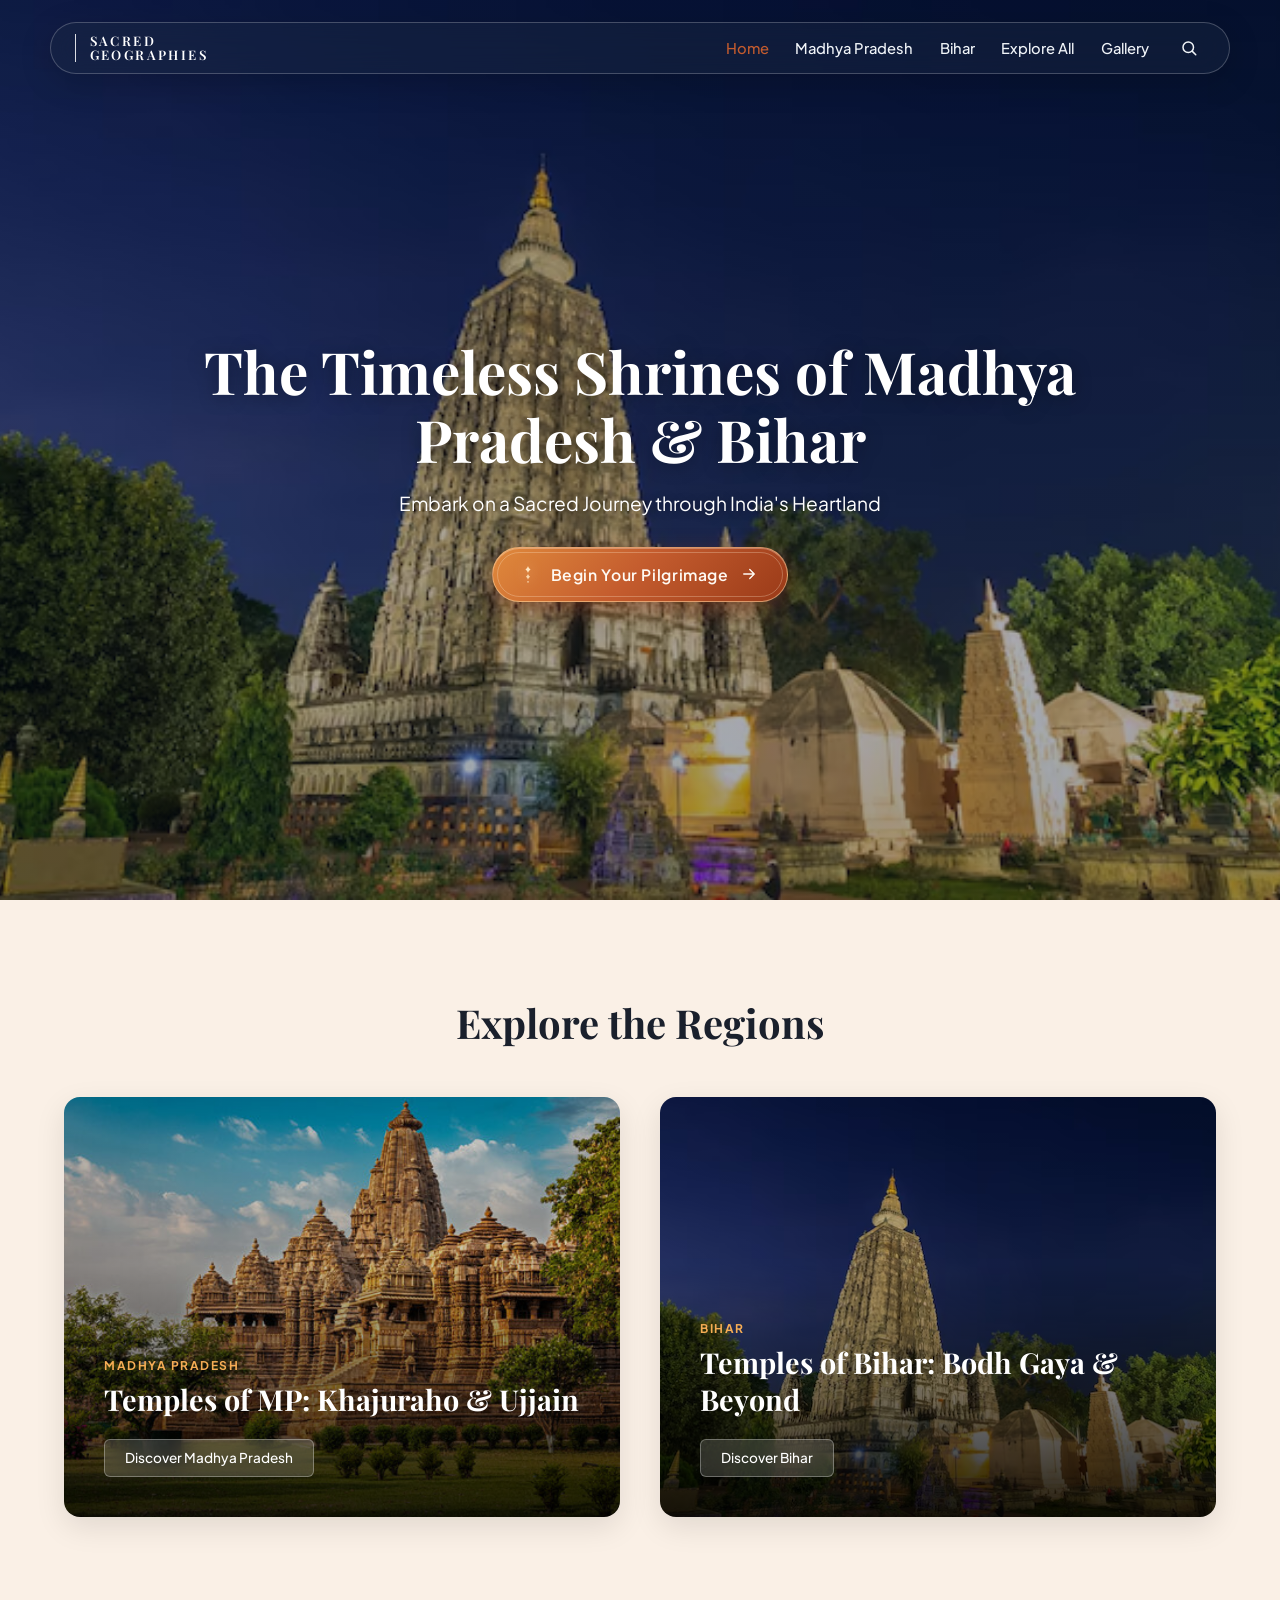
<file: index.html>
<!DOCTYPE html>
<html lang="en">
<head>
    <meta charset="UTF-8">
    <meta name="viewport" content="width=device-width, initial-scale=1.0">
    <title>Sacred Geographies: Temples of Madhya Pradesh & Bihar</title>
    <!-- Google Fonts for typography -->
    <link href="https://fonts.googleapis.com/css2?family=Playfair+Display:ital,wght@0,400;0,600;0,700;1,400&family=Plus+Jakarta+Sans:wght@300;400;500;600&display=swap" rel="stylesheet">
    <link rel="stylesheet" href="index.css">
</head>
<body>

    <!-- Floating Translucent Header & Navigation Menu -->
    <header>
        <div class="logo">
            <span>Sacred</span>
            <span>Geographies</span>
        </div>
        <div class="header-right">
            <nav>
                <ul>
                    <li><a href="index.html" class="active">Home</a></li>
                    <li><a href="./mp.html">Madhya Pradesh</a></li>
                    <li><a href="./bh.html">Bihar</a></li>
                    <li><a href="#regions">Explore All</a></li>
                    <li><a href="./gallary.html">Gallery</a></li>
                </ul>
            </nav>
            <button class="search-btn" type="button" aria-label="Search">
                <svg viewBox="0 0 24 24" fill="none" stroke="currentColor" stroke-width="2" stroke-linecap="round" stroke-linejoin="round" aria-hidden="true">
                    <circle cx="11" cy="11" r="7"></circle>
                    <line x1="16.5" y1="16.5" x2="21" y2="21"></line>
                </svg>
            </button>
        </div>
    </header>

    <!-- Full-Width Hero Section -->
    <section class="hero">
        <h1>The Timeless Shrines of Madhya Pradesh & Bihar</h1>
        <p>Embark on a Sacred Journey through India's Heartland</p>
        <button class="btn-primary btn-pilgrimage" id="beginJourneyBtn" type="button">
            <span class="btn-pilgrimage__ring" aria-hidden="true"></span>
            <svg class="btn-pilgrimage__icon" viewBox="0 0 24 24" fill="none" aria-hidden="true">
                <path d="M12 3.2c.4 1.6 1.4 3 2.8 3.8-1.4.8-2.4 2.2-2.8 3.8-.4-1.6-1.4-3-2.8-3.8 1.4-.8 2.4-2.2 2.8-3.8Z" fill="currentColor"/>
                <path d="M12 11.8c.35 1.4 1.2 2.6 2.4 3.3-1.2.7-2.05 1.9-2.4 3.3-.35-1.4-1.2-2.6-2.4-3.3 1.2-.7 2.05-1.9 2.4-3.3Z" fill="currentColor" opacity="0.85"/>
                <path d="M12 20.2v.6" stroke="currentColor" stroke-width="1.4" stroke-linecap="round"/>
            </svg>
            <span class="btn-pilgrimage__text">Begin Your Pilgrimage</span>
            <svg class="btn-pilgrimage__arrow" viewBox="0 0 24 24" fill="none" aria-hidden="true">
                <path d="M5 12h12M13 6l6 6-6 6" stroke="currentColor" stroke-width="1.8" stroke-linecap="round" stroke-linejoin="round"/>
            </svg>
        </button>
    </section>

    <!-- Dual-State Gateway Section -->
    <section class="regions-section" id="regions">
        <h2>Explore the Regions</h2>
        <div class="regions-grid">
            <!-- Madhya Pradesh Card -->
            <div class="card mp" id="mp">
                <span class="card-tag">Madhya Pradesh</span>
                <h3>Temples of MP: Khajuraho & Ujjain</h3>
                <a href="./mp.html" class="btn-card">Discover Madhya Pradesh</a>
            </div>

            <!-- Bihar Card -->
            <div class="card bihar" id="bihar">
                <span class="card-tag">Bihar</span>
                <h3>Temples of Bihar: Bodh Gaya & Beyond</h3>
                <a href="./bh.html" class="btn-card">Discover Bihar</a>
            </div>
        </div>
    </section>
<!-- Journey Animation Modal -->
<div class="modal-overlay" id="journeyModal">
    <div class="modal-container">
        <div id="animationStage">
            <p style="font-size: 1.1rem; color: #cbd5e1; letter-spacing: 1px;">Driving toward sacred lands...</p>
            <div class="road-track">
                <div class="car-icon" id="car">🚗</div>
            </div>
        </div>

        <div class="quote-box" id="quoteBox">
            <h3>Bhagavad Gita Wisdom</h3>
            <p id="gitaText">"You have a right to performed your prescribed duty, but you are not entitled to the fruits of action."</p>
            <button class="btn-primary" id="closeModalBtn">Explore the Temples</button>
        </div>
    </div>
</div>
<script>
    const quotes = [
        "\"You have a right to performed your prescribed duty, but you are not entitled to the fruits of action.\" — Bhagavad Gita 2.47",
        "\"When meditation is mastered, the mind is unwavering like the flame of a lamp in a windless place.\" — Bhagavad Gita 6.19",
        "\"A person can rise through the efforts of their own mind; they certainly should not degrade themselves.\" — Bhagavad Gita 6.5",
        "\"The soul is never born nor dies at any time. It has not come into being, does not come into being, and will not come into being.\" — Bhagavad Gita 2.20"
    ];

    const beginBtn = document.getElementById('beginJourneyBtn');
    const modal = document.getElementById('journeyModal');
    const car = document.getElementById('car');
    const animationStage = document.getElementById('animationStage');
    const quoteBox = document.getElementById('quoteBox');
    const gitaText = document.getElementById('gitaText');
    const closeBtn = document.getElementById('closeModalBtn');

    beginBtn.addEventListener('click', () => {
        const randomQuote = quotes[Math.floor(Math.random() * quotes.length)];
        gitaText.innerText = randomQuote;

        modal.classList.add('active');
        animationStage.style.display = 'block';
        quoteBox.style.display = 'none';
        car.classList.remove('driving');
        
        void car.offsetWidth;
        car.classList.add('driving');

        setTimeout(() => {
            animationStage.style.display = 'none';
            quoteBox.style.display = 'block';
        }, 2300);
    });

    closeBtn.addEventListener('click', () => {
        modal.classList.remove('active');
        document.getElementById('regions').scrollIntoView({ behavior: 'smooth' });
    });
</script>
</body>
</html>
</file>
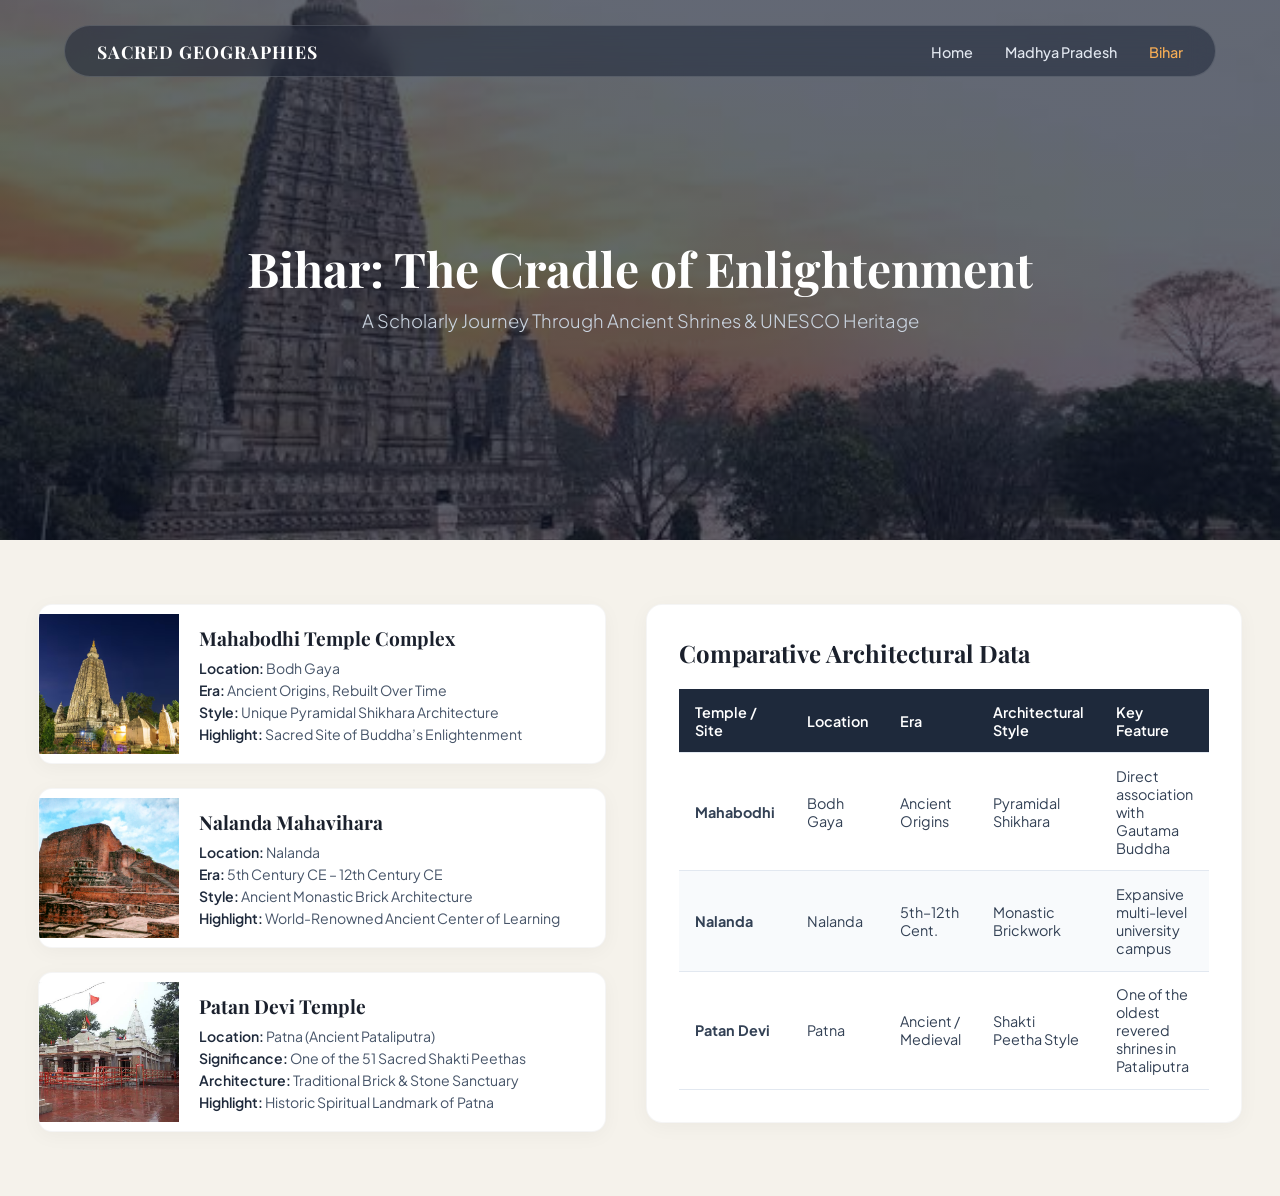
<file: bh.html>
<!DOCTYPE html>
<html lang="en">
<head>
    <meta charset="UTF-8">
    <meta name="viewport" content="width=device-width, initial-scale=1.0">
    <title>Bihar: Temples & Architecture | Sacred Geographies</title>
    <!-- Google Fonts -->
    <link href="https://fonts.googleapis.com/css2?family=Playfair+Display:ital,wght@0,400;0,600;0,700;1,400&family=Plus+Jakarta+Sans:wght@300;400;500;600&display=swap" rel="stylesheet">
    <style>
        * {
            margin: 0;
            padding: 0;
            box-sizing: border-box;
        }

        body {
            font-family: 'Plus Jakarta Sans', sans-serif;
            background-color: #f5f2eb; /* Soft eye-friendly linen/beige */
            color: #2b2b2b;
            overflow-x: hidden;
        }

        /* Floating Translucent Header Bar */
        header {
            position: absolute;
            top: 25px;
            left: 50%;
            transform: translateX(-50%);
            width: 90%;
            max-width: 1200px;
            display: flex;
            justify-content: space-between;
            align-items: center;
            padding: 0.85rem 2rem;
            background: rgba(15, 23, 42, 0.45);
            backdrop-filter: blur(12px);
            -webkit-backdrop-filter: blur(12px);
            border: 1px solid rgba(255, 255, 255, 0.15);
            border-radius: 50px;
            z-index: 100;
        }

        .logo {
            font-family: 'Playfair Display', serif;
            font-size: 1.1rem;
            font-weight: 700;
            color: #ffffff;
            letter-spacing: 1px;
            text-transform: uppercase;
        }

        nav ul {
            display: flex;
            list-style: none;
            gap: 2rem;
            align-items: center;
        }

        nav ul li a {
            text-decoration: none;
            color: #e2e8f0;
            font-size: 0.9rem;
            font-weight: 500;
            transition: color 0.3s ease;
        }

        nav ul li a:hover, nav ul li a.active {
            color: #f6ad55;
        }

        /* Hero Section */
        .hero {
            width: 100%;
            min-height: 60vh;
            background: linear-gradient(rgba(15, 23, 42, 0.65), rgba(15, 23, 42, 0.65)), 
                        url('./mahabodhi.jpg') no-repeat center center/cover;
            display: flex;
            flex-direction: column;
            justify-content: center;
            align-items: center;
            text-align: center;
            padding: 6rem 5% 4rem 5%;
            color: #ffffff;
        }

        .hero h1 {
            font-family: 'Playfair Display', serif;
            font-size: 3rem;
            font-weight: 700;
            margin-bottom: 0.75rem;
            line-height: 1.2;
            max-width: 900px;
        }

        .hero p {
            font-size: 1.15rem;
            color: #cbd5e1;
            font-weight: 300;
        }

        /* Main Content Grid */
        .content-container {
            max-width: 1350px;
            margin: 4rem auto;
            padding: 0 3%;
            display: grid;
            grid-template-columns: 1fr 1fr;
            gap: 2.5rem;
            align-items: start;
        }

        @media (max-width: 1024px) {
            .content-container {
                grid-template-columns: 1fr;
            }
        }

        /* Cards Column (Left) */
        .cards-column {
            display: flex;
            flex-direction: column;
            gap: 1.5rem;
        }

        .temple-card {
            background: #ffffff;
            border-radius: 14px;
            overflow: hidden;
            box-shadow: 0 4px 20px rgba(0, 0, 0, 0.04);
            display: flex;
            align-items: center;
            transition: transform 0.3s ease, box-shadow 0.3s ease;
            border: 1px solid rgba(0,0,0,0.04);
        }

        .temple-card:hover {
            transform: translateY(-4px);
            box-shadow: 0 10px 25px rgba(0,0,0,0.08);
        }

        .temple-card img {
            width: 140px;
            height: 140px;
            object-fit: cover;
            flex-shrink: 0;
        }

        .temple-info {
            padding: 1.25rem;
        }

        .temple-info h3 {
            font-family: 'Playfair Display', serif;
            font-size: 1.2rem;
            color: #1a202c;
            margin-bottom: 0.5rem;
        }

        .temple-info ul {
            list-style: none;
            font-size: 0.88rem;
            color: #475569;
            display: flex;
            flex-direction: column;
            gap: 0.25rem;
        }

        .temple-info ul li span {
            font-weight: 600;
            color: #1e293b;
        }

        /* Table Column (Right) */
        .table-column {
            background: #ffffff;
            padding: 2rem;
            border-radius: 16px;
            box-shadow: 0 4px 20px rgba(0, 0, 0, 0.04);
            border: 1px solid rgba(0,0,0,0.04);
        }

        .table-column h3 {
            font-family: 'Playfair Display', serif;
            font-size: 1.5rem;
            color: #1a202c;
            margin-bottom: 1.25rem;
        }

        .table-responsive {
            overflow-x: auto;
        }

        table {
            width: 100%;
            border-collapse: collapse;
            text-align: left;
            font-size: 0.9rem;
        }

        th, td {
            padding: 0.85rem 1rem;
            border-bottom: 1px solid #e2e8f0;
        }

        th {
            background: #1e293b;
            color: #ffffff;
            font-weight: 600;
        }

        tr:nth-child(even) td {
            background: #f8fafc;
        }

        td {
            color: #334155;
        }
    </style>
</head>
<body>

    <!-- Floating Navigation Bar -->
    <header>
        <div class="logo">Sacred Geographies</div>
        <nav>
            <ul>
                <li><a href="index.html">Home</a></li>
                <li><a href="mp.html">Madhya Pradesh</a></li>
                <li><a href="bihar.html" class="active">Bihar</a></li>
            </ul>
        </nav>
    </header>

    <!-- Hero Banner -->
    <section class="hero">
        <h1>Bihar: The Cradle of Enlightenment</h1>
        <p>A Scholarly Journey Through Ancient Shrines & UNESCO Heritage</p>
    </section>

    <!-- Main Content Layout (2-Column Grid) -->
    <div class="content-container">
        
        <!-- Left Column: Scannable Temple Cards -->
        <div class="cards-column">
            
            <!-- Card 1 -->
            <div class="temple-card">
                <img src="./mahabodhi.avif" alt="Mahabodhi Temple">
                <div class="temple-info">
                    <h3>Mahabodhi Temple Complex</h3>
                    <ul>
                        <li><span>Location:</span> Bodh Gaya</li>
                        <li><span>Era:</span> Ancient Origins, Rebuilt Over Time</li>
                        <li><span>Style:</span> Unique Pyramidal Shikhara Architecture</li>
                        <li><span>Highlight:</span> Sacred Site of Buddha’s Enlightenment</li>
                    </ul>
                </div>
            </div>

            <!-- Card 2 -->
            <div class="temple-card">
                    <img src="nalanda.jpg" alt="Nalanda Mahavihara">
                <div class="temple-info">
                    <h3>Nalanda Mahavihara</h3>
                    <ul>
                        <li><span>Location:</span> Nalanda</li>
                        <li><span>Era:</span> 5th Century CE – 12th Century CE</li>
                        <li><span>Style:</span> Ancient Monastic Brick Architecture</li>
                        <li><span>Highlight:</span> World-Renowned Ancient Center of Learning</li>
                    </ul>
                </div>
            </div>

            <!-- Card 3 -->
            <div class="temple-card">
                <img src="./patan devi.jpg" alt="Patan Devi Temple">
                <div class="temple-info">
                    <h3>Patan Devi Temple</h3>
                    <ul>
                        <li><span>Location:</span> Patna (Ancient Pataliputra)</li>
                        <li><span>Significance:</span> One of the 51 Sacred Shakti Peethas</li>
                        <li><span>Architecture:</span> Traditional Brick & Stone Sanctuary</li>
                        <li><span>Highlight:</span> Historic Spiritual Landmark of Patna</li>
                    </ul>
                </div>
            </div>

        </div>

        <!-- Right Column: Comparative Architecture Data Table -->
        <div class="table-column">
            <h3>Comparative Architectural Data</h3>
            <div class="table-responsive">
                <table>
                    <thead>
                        <tr>
                            <th>Temple / Site</th>
                            <th>Location</th>
                            <th>Era</th>
                            <th>Architectural Style</th>
                            <th>Key Feature</th>
                        </tr>
                    </thead>
                    <tbody>
                        <tr>
                            <td><strong>Mahabodhi</strong></td>
                            <td>Bodh Gaya</td>
                            <td>Ancient Origins</td>
                            <td>Pyramidal Shikhara</td>
                            <td>Direct association with Gautama Buddha</td>
                        </tr>
                        <tr>
                            <td><strong>Nalanda</strong></td>
                            <td>Nalanda</td>
                            <td>5th–12th Cent.</td>
                            <td>Monastic Brickwork</td>
                            <td>Expansive multi-level university campus</td>
                        </tr>
                        <tr>
                            <td><strong>Patan Devi</strong></td>
                            <td>Patna</td>
                            <td>Ancient / Medieval</td>
                            <td>Shakti Peetha Style</td>
                            <td>One of the oldest revered shrines in Pataliputra</td>
                        </tr>
                    </tbody>
                </table>
            </div>
        </div>

    </div>

</body>
</html>
</file>
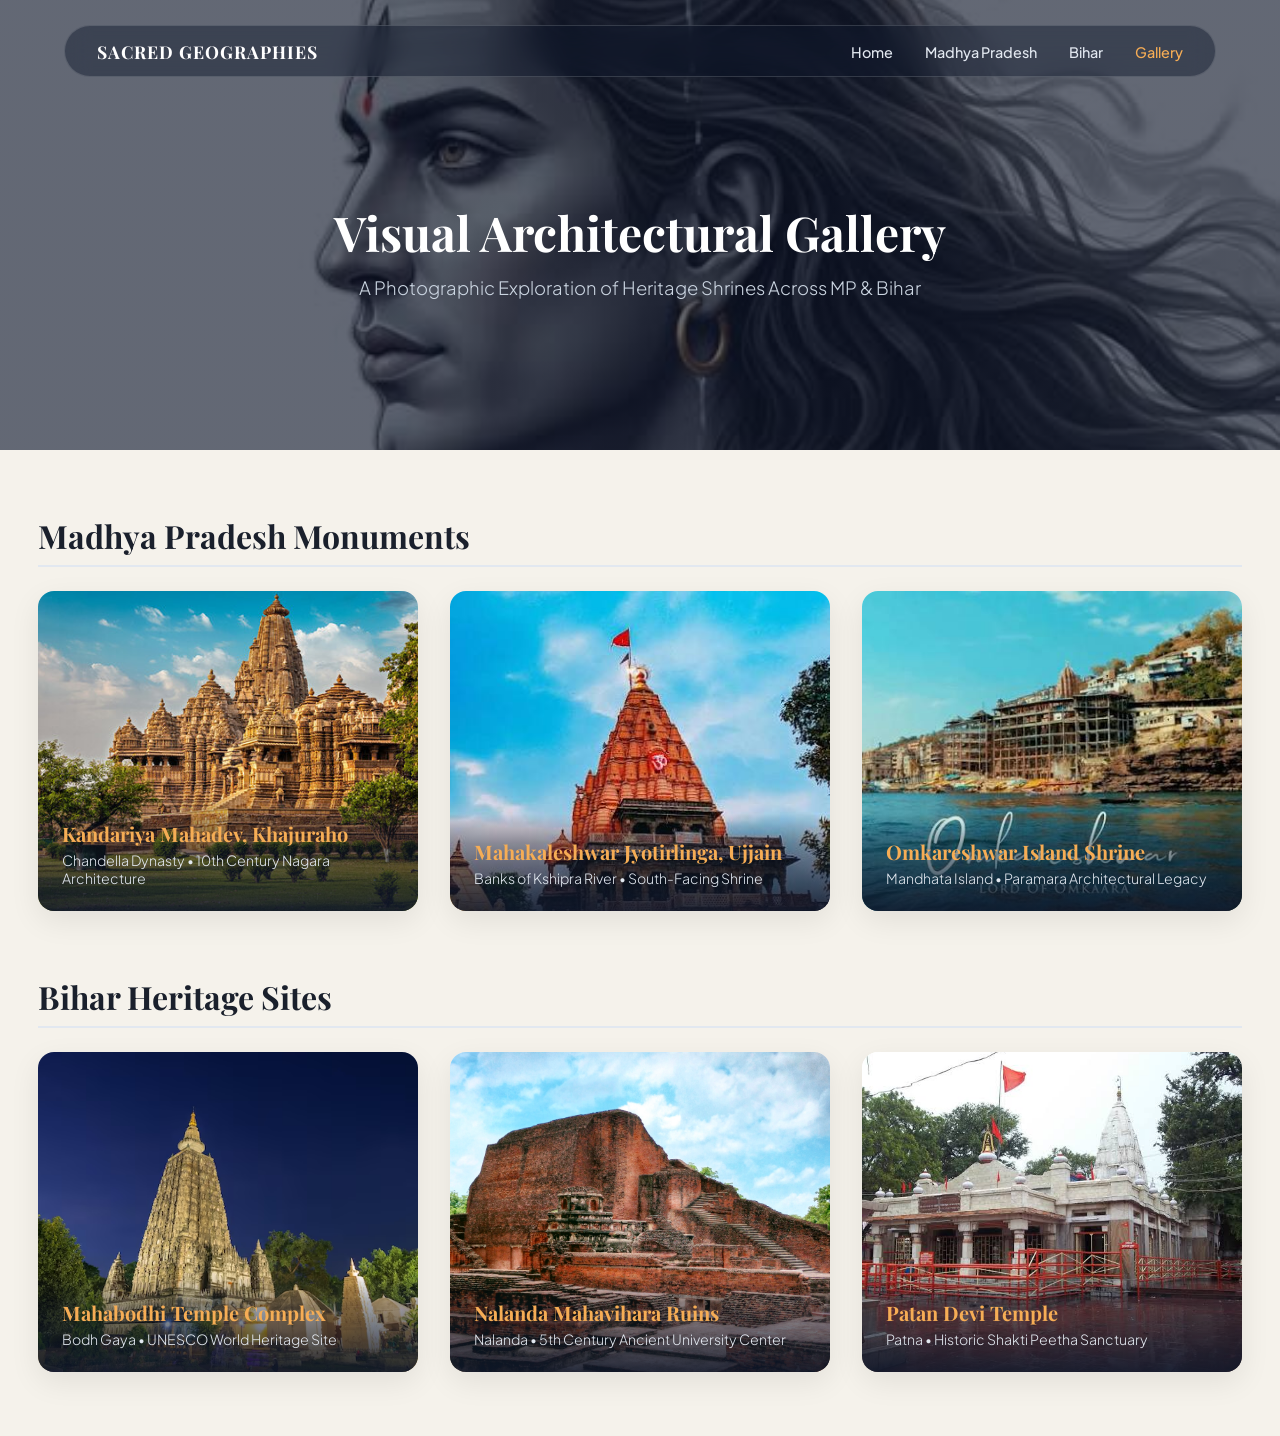
<file: gallary.html>
<!DOCTYPE html>
<html lang="en">
<head>
    <meta charset="UTF-8">
    <meta name="viewport" content="width=device-width, initial-scale=1.0">
    <title>Gallery: Architectural Marvels | Sacred Geographies</title>
    <!-- Google Fonts -->
    <link href="https://fonts.googleapis.com/css2?family=Playfair+Display:ital,wght@0,400;0,600;0,700;1,400&family=Plus+Jakarta+Sans:wght@300;400;500;600&display=swap" rel="stylesheet">
    <style>
        * {
            margin: 0;
            padding: 0;
            box-sizing: border-box;
        }

        body {
            font-family: 'Plus Jakarta Sans', sans-serif;
            background-color: #f5f2eb; /* Soft eye-friendly linen/beige */
            color: #2b2b2b;
            overflow-x: hidden;
        }

        /* Floating Translucent Header Bar */
        header {
            position: absolute;
            top: 25px;
            left: 50%;
            transform: translateX(-50%);
            width: 90%;
            max-width: 1200px;
            display: flex;
            justify-content: space-between;
            align-items: center;
            padding: 0.85rem 2rem;
            background: rgba(15, 23, 42, 0.45);
            backdrop-filter: blur(12px);
            -webkit-backdrop-filter: blur(12px);
            border: 1px solid rgba(255, 255, 255, 0.15);
            border-radius: 50px;
            z-index: 100;
        }

        .logo {
            font-family: 'Playfair Display', serif;
            font-size: 1.1rem;
            font-weight: 700;
            color: #ffffff;
            letter-spacing: 1px;
            text-transform: uppercase;
        }

        nav ul {
            display: flex;
            list-style: none;
            gap: 2rem;
            align-items: center;
        }

        nav ul li a {
            text-decoration: none;
            color: #e2e8f0;
            font-size: 0.9rem;
            font-weight: 500;
            transition: color 0.3s ease;
        }

        nav ul li a:hover, nav ul li a.active {
            color: #f6ad55;
        }

        /* Hero Section */
        .hero {
            width: 100%;
            min-height: 50vh;
            background: linear-gradient(rgba(15, 23, 42, 0.65), rgba(15, 23, 42, 0.65)), 
                        url('./mahadev.jpg') no-repeat center center/cover;
            display: flex;
            flex-direction: column;
            justify-content: center;
            align-items: center;
            text-align: center;
            padding: 6rem 5% 3rem 5%;
            color: #ffffff;
        }

        .hero h1 {
            font-family: 'Playfair Display', serif;
            font-size: 3rem;
            font-weight: 700;
            margin-bottom: 0.75rem;
        }

        .hero p {
            font-size: 1.15rem;
            color: #cbd5e1;
            font-weight: 300;
        }

        /* Gallery Container & Grid */
        .gallery-container {
            max-width: 1350px;
            margin: 4rem auto;
            padding: 0 3%;
        }

        .gallery-section-title {
            font-family: 'Playfair Display', serif;
            font-size: 2rem;
            color: #1a202c;
            margin-bottom: 1.5rem;
            border-bottom: 2px solid #e2e8f0;
            padding-bottom: 0.5rem;
        }

        .gallery-grid {
            display: grid;
            grid-template-columns: repeat(auto-fit, minmax(350px, 1fr));
            gap: 2rem;
            margin-bottom: 4rem;
        }

        .gallery-item {
            position: relative;
            height: 320px;
            border-radius: 16px;
            overflow: hidden;
            box-shadow: 0 10px 30px rgba(0, 0, 0, 0.08);
            background: #ffffff;
            transition: transform 0.4s ease, box-shadow 0.4s ease;
        }

        .gallery-item:hover {
            transform: translateY(-6px);
            box-shadow: 0 20px 40px rgba(0, 0, 0, 0.15);
        }

        .gallery-item img {
            width: 100%;
            height: 100%;
            object-fit: cover;
            transition: transform 0.6s ease;
        }

        .gallery-item:hover img {
            transform: scale(1.05);
        }

        .gallery-caption {
            position: absolute;
            bottom: 0;
            left: 0;
            width: 100%;
            padding: 1.5rem;
            background: linear-gradient(to top, rgba(15, 23, 42, 0.9) 0%, rgba(15, 23, 42, 0.4) 70%, transparent 100%);
            color: #ffffff;
        }

        .gallery-caption h4 {
            font-family: 'Playfair Display', serif;
            font-size: 1.25rem;
            margin-bottom: 0.25rem;
            color: #f6ad55;
        }

        .gallery-caption p {
            font-size: 0.88rem;
            color: #e2e8f0;
            font-weight: 300;
        }

        @media (max-width: 768px) {
            .gallery-grid {
                grid-template-columns: 1fr;
            }
        }
    </style>
</head>
<body>

    <!-- Floating Navigation Bar -->
    <header>
        <div class="logo">Sacred Geographies</div>
        <nav>
            <ul>
                <li><a href="index.html">Home</a></li>
                <li><a href="mp.html">Madhya Pradesh</a></li>
                <li><a href="bh.html">Bihar</a></li>
                <li><a href="gallery.html" class="active">Gallery</a></li>
            </ul>
        </nav>
    </header>

    <!-- Hero Section -->
    <section class="hero">
        <h1>Visual Architectural Gallery</h1>
        <p>A Photographic Exploration of Heritage Shrines Across MP & Bihar</p>
    </section>

    <!-- Gallery Content -->
    <div class="gallery-container">
        
        <!-- Madhya Pradesh Section -->
        <h2 class="gallery-section-title">Madhya Pradesh Monuments</h2>
        <div class="gallery-grid">
            
            <div class="gallery-item">
                <img src="Kandariya.jpg" alt="Khajuraho Temples">
                <div class="gallery-caption">
                    <h4>Kandariya Mahadev, Khajuraho</h4>
                    <p>Chandella Dynasty • 10th Century Nagara Architecture</p>
                </div>
            </div>

            <div class="gallery-item">
                <img src="./mahakaleshwar.jpg" alt="Mahakaleshwar Ujjain">
                <div class="gallery-caption">
                    <h4>Mahakaleshwar Jyotirlinga, Ujjain</h4>
                    <p>Banks of Kshipra River • South-Facing Shrine</p>
                </div>
            </div>

            <div class="gallery-item">
                <img src="./omkareshwar.jpg" alt="Omkareshwar">
                <div class="gallery-caption">
                    <h4>Omkareshwar Island Shrine</h4>
                    <p>Mandhata Island • Paramara Architectural Legacy</p>
                </div>
            </div>

        </div>

        <!-- Bihar Section -->
        <h2 class="gallery-section-title">Bihar Heritage Sites</h2>
        <div class="gallery-grid">
            
            <div class="gallery-item">
                <img src="./mahabodhi.avif" alt="Mahabodhi Temple">
                <div class="gallery-caption">
                    <h4>Mahabodhi Temple Complex</h4>
                    <p>Bodh Gaya • UNESCO World Heritage Site</p>
                </div>
            </div>

            <div class="gallery-item">
                <img src="./nalanda.jpg" alt="Nalanda University Ruins">
                <div class="gallery-caption">
                    <h4>Nalanda Mahavihara Ruins</h4>
                    <p>Nalanda • 5th Century Ancient University Center</p>
                </div>
            </div>

            <div class="gallery-item">
                <img src="./patan devi.jpg" alt="Patan Devi Temple">
                <div class="gallery-caption">
                    <h4>Patan Devi Temple</h4>
                    <p>Patna • Historic Shakti Peetha Sanctuary</p>
                </div>
            </div>

        </div>

    </div>

</body>
</html>
</file>
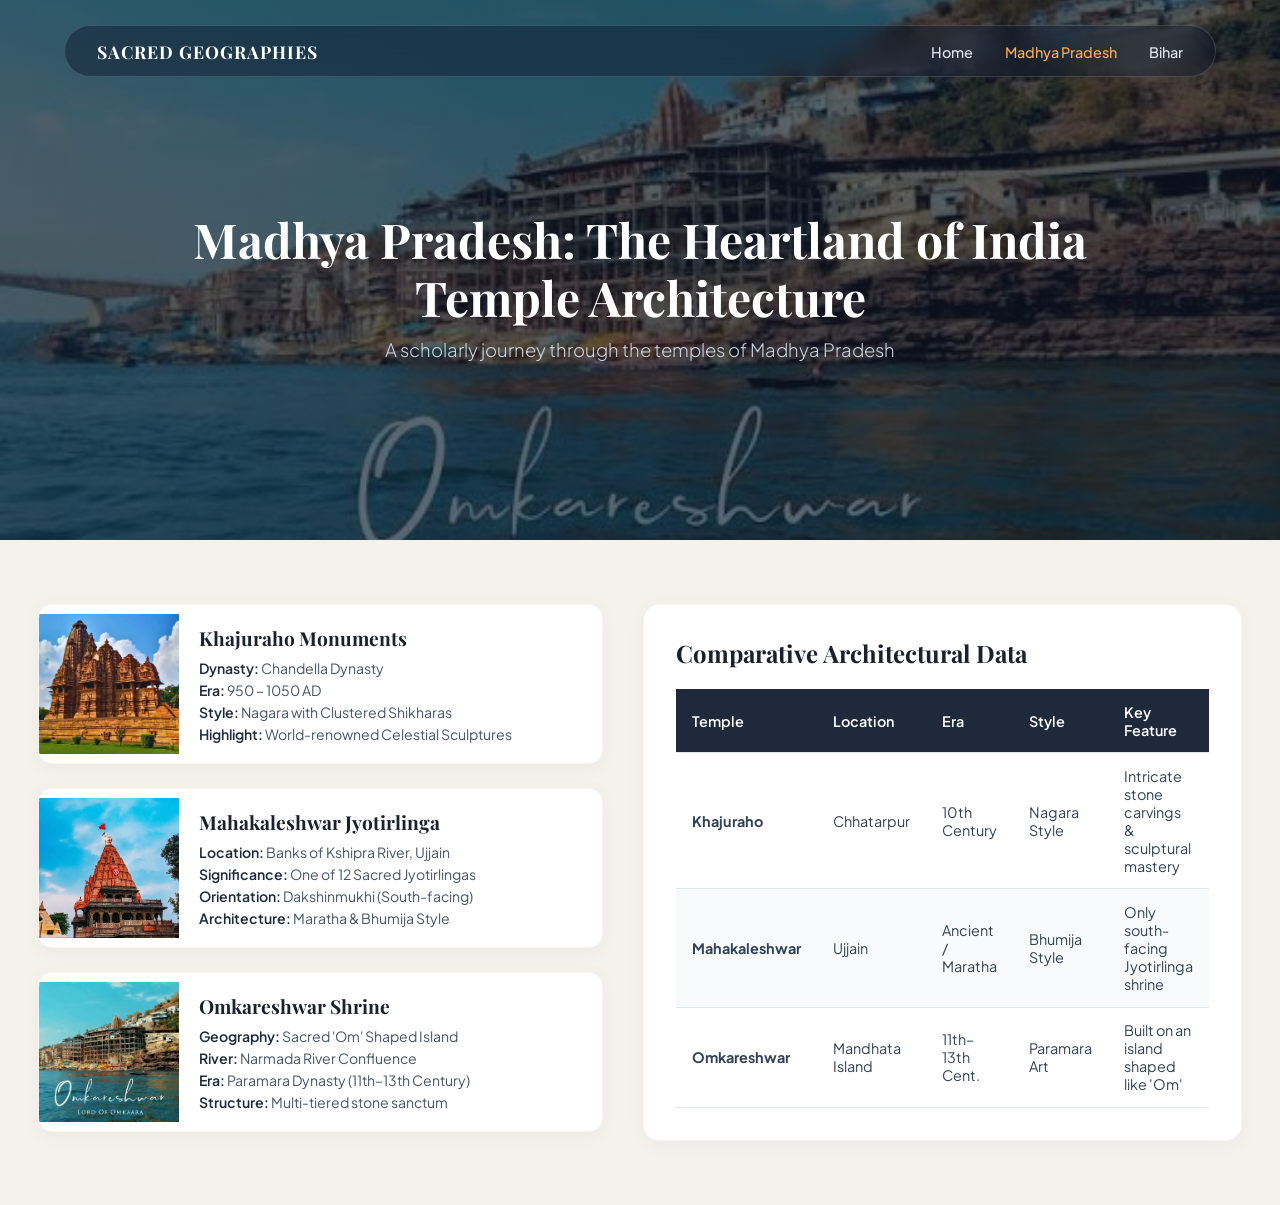
<file: mp.html>
<!DOCTYPE html>
<html lang="en">
<head>
    <meta charset="UTF-8">
    <meta name="viewport" content="width=device-width, initial-scale=1.0">
    <title>Madhya Pradesh: Temples & Architecture | Sacred Geographies</title>
    <!-- Google Fonts -->
    <link href="https://fonts.googleapis.com/css2?family=Playfair+Display:ital,wght@0,400;0,600;0,700;1,400&family=Plus+Jakarta+Sans:wght@300;400;500;600&display=swap" rel="stylesheet">
    <style>
        * {
            margin: 0;
            padding: 0;
            box-sizing: border-box;
        }

        body {
            font-family: 'Plus Jakarta Sans', sans-serif;
            background-color: #f5f2eb; /* Soft eye-friendly linen/beige */
            color: #2b2b2b;
            overflow-x: hidden;
        }

        /* Floating Translucent Header Bar */
        header {
            position: absolute;
            top: 25px;
            left: 50%;
            transform: translateX(-50%);
            width: 90%;
            max-width: 1200px;
            display: flex;
            justify-content: space-between;
            align-items: center;
            padding: 0.85rem 2rem;
            background: rgba(15, 23, 42, 0.45);
            backdrop-filter: blur(12px);
            -webkit-backdrop-filter: blur(12px);
            border: 1px solid rgba(255, 255, 255, 0.15);
            border-radius: 50px;
            z-index: 100;
        }

        .logo {
            font-family: 'Playfair Display', serif;
            font-size: 1.1rem;
            font-weight: 700;
            color: #ffffff;
            letter-spacing: 1px;
            text-transform: uppercase;
        }

        nav ul {
            display: flex;
            list-style: none;
            gap: 2rem;
            align-items: center;
        }

        nav ul li a {
            text-decoration: none;
            color: #e2e8f0;
            font-size: 0.9rem;
            font-weight: 500;
            transition: color 0.3s ease;
        }

        nav ul li a:hover, nav ul li a.active {
            color: #f6ad55;
        }

        /* Hero Section */
        .hero {
            width: 100%;
            min-height: 60vh;
            background: linear-gradient(rgba(15, 23, 42, 0.65), rgba(15, 23, 42, 0.65)), 
                        url('./omkareshwar.jpg') no-repeat center center/cover;
            display: flex;
            flex-direction: column;
            justify-content: center;
            align-items: center;
            text-align: center;
            padding: 6rem 5% 4rem 5%;
            color: #ffffff;
        }

        .hero h1 {
            font-family: 'Playfair Display', serif;
            font-size: 3rem;
            font-weight: 700;
            margin-bottom: 0.75rem;
            line-height: 1.2;
            max-width: 900px;
        }

        .hero p {
            font-size: 1.15rem;
            color: #cbd5e1;
            font-weight: 300;
        }

        /* Main Content Grid */
        .content-container {
            max-width: 1350px;
            margin: 4rem auto;
            padding: 0 3%;
            display: grid;
            grid-template-columns: 1fr 1fr;
            gap: 2.5rem;
            align-items: start;
        }

        @media (max-width: 1024px) {
            .content-container {
                grid-template-columns: 1fr;
            }
        }

        /* Cards Column (Left) */
        .cards-column {
            display: flex;
            flex-direction: column;
            gap: 1.5rem;
        }

        .temple-card {
            background: #ffffff;
            border-radius: 14px;
            overflow: hidden;
            box-shadow: 0 4px 20px rgba(0, 0, 0, 0.04);
            display: flex;
            align-items: center;
            transition: transform 0.3s ease, box-shadow 0.3s ease;
            border: 1px solid rgba(0,0,0,0.04);
        }

        .temple-card:hover {
            transform: translateY(-4px);
            box-shadow: 0 10px 25px rgba(0,0,0,0.08);
        }

        .temple-card img {
            width: 140px;
            height: 140px;
            object-fit: cover;
            flex-shrink: 0;
        }

        .temple-info {
            padding: 1.25rem;
        }

        .temple-info h3 {
            font-family: 'Playfair Display', serif;
            font-size: 1.2rem;
            color: #1a202c;
            margin-bottom: 0.5rem;
        }

        .temple-info ul {
            list-style: none;
            font-size: 0.88rem;
            color: #475569;
            display: flex;
            flex-direction: column;
            gap: 0.25rem;
        }

        .temple-info ul li span {
            font-weight: 600;
            color: #1e293b;
        }

        /* Table Column (Right) */
        .table-column {
            background: #ffffff;
            padding: 2rem;
            border-radius: 16px;
            box-shadow: 0 4px 20px rgba(0, 0, 0, 0.04);
            border: 1px solid rgba(0,0,0,0.04);
        }

        .table-column h3 {
            font-family: 'Playfair Display', serif;
            font-size: 1.5rem;
            color: #1a202c;
            margin-bottom: 1.25rem;
        }

        .table-responsive {
            overflow-x: auto;
        }

        table {
            width: 100%;
            border-collapse: collapse;
            text-align: left;
            font-size: 0.9rem;
        }

        th, td {
            padding: 0.85rem 1rem;
            border-bottom: 1px solid #e2e8f0;
        }

        th {
            background: #1e293b;
            color: #ffffff;
            font-weight: 600;
        }

        tr:nth-child(even) td {
            background: #f8fafc;
        }

        td {
            color: #334155;
        }
    </style>
</head>
<body>

    <!-- Floating Navigation Bar -->
    <header>
        <div class="logo">Sacred Geographies</div>
        <nav>
            <ul>
                <li><a href="index.html">Home</a></li>
                <li><a href="mp.html" class="active">Madhya Pradesh</a></li>
                <li><a href="bh.html">Bihar</a></li>
            </ul>
        </nav>
    </header>

    <!-- Hero Banner -->
    <section class="hero">
        <h1>Madhya Pradesh: The Heartland of India Temple Architecture</h1>
        <p>A scholarly journey through the temples of Madhya Pradesh</p>
    </section>

    <!-- Main Content Layout (2-Column Grid) -->
    <div class="content-container">
        
        <!-- Left Column: Scannable Temple Cards -->
        <div class="cards-column">
            
            <!-- Card 1 -->
            <div class="temple-card">
                <img src="./KHAJURAHO.webp" alt="Khajuraho">
                <div class="temple-info">
                    <h3>Khajuraho Monuments</h3>
                    <ul>
                        <li><span>Dynasty:</span> Chandella Dynasty</li>
                        <li><span>Era:</span> 950 – 1050 AD</li>
                        <li><span>Style:</span> Nagara with Clustered Shikharas</li>
                        <li><span>Highlight:</span> World-renowned Celestial Sculptures</li>
                    </ul>
                </div>
            </div>

            <!-- Card 2 -->
            <div class="temple-card">
                <img src="./mahakaleshwar.jpg" alt="mahakaleshwar">
          
                <div class="temple-info">
                    <h3>Mahakaleshwar Jyotirlinga</h3>
                    <ul>
                        <li><span>Location:</span> Banks of Kshipra River, Ujjain</li>
                        <li><span>Significance:</span> One of 12 Sacred Jyotirlingas</li>
                        <li><span>Orientation:</span> Dakshinmukhi (South-facing)</li>
                        <li><span>Architecture:</span> Maratha & Bhumija Style</li>
                    </ul>
                </div>
            </div>

            <!-- Card 3 -->
            <div class="temple-card">
                <img src="./omkareshwar.jpg" alt="Omkareshwar">
                <div class="temple-info">
                    <h3>Omkareshwar Shrine</h3>
                    <ul>
                        <li><span>Geography:</span> Sacred 'Om' Shaped Island</li>
                        <li><span>River:</span> Narmada River Confluence</li>
                        <li><span>Era:</span> Paramara Dynasty (11th–13th Century)</li>
                        <li><span>Structure:</span> Multi-tiered stone sanctum</li>
                    </ul>
                </div>
            </div>

        </div>

        <!-- Right Column: Comparative Architecture Data Table -->
        <div class="table-column">
            <h3>Comparative Architectural Data</h3>
            <div class="table-responsive">
                <table>
                    <thead>
                        <tr>
                            <th>Temple</th>
                            <th>Location</th>
                            <th>Era</th>
                            <th>Style</th>
                            <th>Key Feature</th>
                        </tr>
                    </thead>
                    <tbody>
                        <tr>
                            <td><strong>Khajuraho</strong></td>
                            <td>Chhatarpur</td>
                            <td>10th Century</td>
                            <td>Nagara Style</td>
                            <td>Intricate stone carvings & sculptural mastery</td>
                        </tr>
                        <tr>
                            <td><strong>Mahakaleshwar</strong></td>
                            <td>Ujjain</td>
                            <td>Ancient / Maratha</td>
                            <td>Bhumija Style</td>
                            <td>Only south-facing Jyotirlinga shrine</td>
                        </tr>
                        <tr>
                            <td><strong>Omkareshwar</strong></td>
                            <td>Mandhata Island</td>
                            <td>11th–13th Cent.</td>
                            <td>Paramara Art</td>
                            <td>Built on an island shaped like 'Om'</td>
                        </tr>
                    </tbody>
                </table>
            </div>
        </div>

    </div>

</body>
</html>
</file>
<file: index.css>
/* CSS Reset & Global Styles */
  * {
    margin: 0;
    padding: 0;
    box-sizing: border-box;
 
}

body {
    font-family: 'Plus Jakarta Sans', sans-serif;
    background-color: #faf9f6;
    color: #2b2b2b;
    overflow-x: hidden;
}

/* Floating Translucent Header Bar */
header {
    position: absolute;
    top: 22px;
    left: 50%;
    transform: translateX(-50%);
    width: calc(100% - 64px);
    max-width: 1180px;
    display: flex;
    justify-content: space-between;
    align-items: center;
    padding: 0.7rem 1.75rem 0.7rem 1.5rem;
    background: rgba(28, 42, 68, 0.42);
    backdrop-filter: blur(14px);
    -webkit-backdrop-filter: blur(14px);
    border: 1px solid rgba(255, 255, 255, 0.22);
    border-radius: 50px;
    z-index: 100;
    box-shadow: 0 8px 32px rgba(0, 0, 0, 0.18);
}

.logo {
    font-family: 'Playfair Display', serif;
    color: #ffffff;
    letter-spacing: 2.4px;
    text-transform: uppercase;
    display: flex;
    flex-direction: column;
    line-height: 1.05;
    border-left: 1.5px solid rgba(255, 255, 255, 0.85);
    padding-left: 0.85rem;
    font-size: 0.82rem;
    font-weight: 600;
}

.header-right {
    display: flex;
    align-items: center;
    gap: 1.75rem;
}

nav ul {
    display: flex;
    list-style: none;
    gap: 1.65rem;
    align-items: center;
}

nav ul li a {
    text-decoration: none;
    color: #f1f5f9;
    font-size: 0.92rem;
    font-weight: 500;
    transition: color 0.3s ease;
    white-space: nowrap;
}

nav ul li a:hover,
nav ul li a.active {
    color: #c45c2e;
}

.search-btn {
    background: none;
    border: none;
    color: #f1f5f9;
    cursor: pointer;
    padding: 0.2rem;
    display: flex;
    align-items: center;
    justify-content: center;
}

.search-btn:hover {
    color: #c45c2e;
}

.search-btn svg {
    width: 18px;
    height: 18px;
}

/* Hero Section */
.hero {
    width: 100%;
    min-height: 100vh;
    background:
        linear-gradient(rgba(8, 16, 32, 0.28), rgba(8, 16, 32, 0.38)),
        url('mahabodhi.avif') no-repeat center center / cover;
    display: flex;
    flex-direction: column;
    justify-content: center;
    align-items: center;
    text-align: center;
    padding: 6.5rem 5% 4rem;
    color: #ffffff;
}

.hero h1 {
    font-family: 'Playfair Display', serif;
    font-size: 3.65rem;
    font-weight: 700;
    margin-bottom: 1.15rem;
    line-height: 1.15;
    max-width: 980px;
    text-shadow: 0 2px 18px rgba(0, 0, 0, 0.35);
}

.hero p {
    font-size: 1.2rem;
    color: #ffffff;
    margin-bottom: 2rem;
    font-weight: 400;
    text-shadow: 0 1px 10px rgba(0, 0, 0, 0.35);
}

.btn-primary {
    background: #c45c2e;
    color: #ffffff;
    padding: 0.85rem 2.1rem;
    border: none;
    border-radius: 50px;
    text-decoration: none;
    font-weight: 600;
    font-size: 0.95rem;
    cursor: pointer;
    font-family: inherit;
    box-shadow: 0 4px 16px rgba(196, 92, 46, 0.4);
    transition: all 0.3s ease;
}

.btn-primary:hover {
    transform: translateY(-2px);
    background: #b14f24;
    box-shadow: 0 6px 20px rgba(196, 92, 46, 0.55);
}

.btn-pilgrimage {
    position: relative;
    overflow: hidden;
    display: inline-flex;
    align-items: center;
    gap: 0.7rem;
    padding: 0.95rem 1.85rem 0.95rem 1.55rem;
    background: linear-gradient(135deg, #e08a3c 0%, #c45c2e 48%, #9a3a18 100%);
    border: 1px solid rgba(255, 214, 160, 0.55);
    color: #fffaf3;
    letter-spacing: 0.04em;
    font-size: 0.98rem;
    box-shadow:
        0 8px 24px rgba(154, 58, 24, 0.45),
        inset 0 1px 0 rgba(255, 255, 255, 0.28);
    isolation: isolate;
    animation: pilgrimagePulse 2.8s ease-in-out infinite;
}

.btn-pilgrimage::before {
    content: "";
    position: absolute;
    inset: 0;
    background: linear-gradient(
        115deg,
        transparent 0%,
        transparent 38%,
        rgba(255, 255, 255, 0.38) 50%,
        transparent 62%,
        transparent 100%
    );
    transform: translateX(-120%);
    transition: transform 0.7s ease;
    z-index: 0;
    pointer-events: none;
}

.btn-pilgrimage__ring {
    position: absolute;
    inset: 4px;
    border: 1px solid rgba(255, 236, 210, 0.28);
    border-radius: 50px;
    pointer-events: none;
    z-index: 1;
}

.btn-pilgrimage__icon,
.btn-pilgrimage__arrow,
.btn-pilgrimage__text {
    position: relative;
    z-index: 2;
}

.btn-pilgrimage__icon {
    width: 22px;
    height: 22px;
    flex-shrink: 0;
    color: #ffe7c2;
    filter: drop-shadow(0 0 6px rgba(255, 214, 160, 0.7));
}

.btn-pilgrimage__arrow {
    width: 18px;
    height: 18px;
    flex-shrink: 0;
    transition: transform 0.3s ease;
}

.btn-pilgrimage:hover {
    transform: translateY(-3px);
    background: linear-gradient(135deg, #f0a14d 0%, #d06834 48%, #a8441c 100%);
    box-shadow:
        0 12px 32px rgba(154, 58, 24, 0.55),
        0 0 0 6px rgba(196, 92, 46, 0.18),
        inset 0 1px 0 rgba(255, 255, 255, 0.35);
}

.btn-pilgrimage:hover::before {
    transform: translateX(120%);
}

.btn-pilgrimage:hover .btn-pilgrimage__arrow {
    transform: translateX(4px);
}

.btn-pilgrimage:active {
    transform: translateY(-1px);
}

.btn-pilgrimage:focus-visible {
    outline: 2px solid #f6d7a8;
    outline-offset: 4px;
}

@keyframes pilgrimagePulse {
    0%, 100% {
        box-shadow:
            0 8px 24px rgba(154, 58, 24, 0.45),
            inset 0 1px 0 rgba(255, 255, 255, 0.28);
    }
    50% {
        box-shadow:
            0 10px 30px rgba(224, 138, 60, 0.62),
            0 0 22px rgba(246, 173, 85, 0.28),
            inset 0 1px 0 rgba(255, 255, 255, 0.32);
    }
}

/* Regions Section */
.regions-section {
    padding: 6rem 5%;
    max-width: 1400px;
    margin: 0 auto;
    text-align: center;
}

.regions-section h2 {
    font-family: 'Playfair Display', serif;
    font-size: 2.5rem;
    color: #1a202c;
    margin-bottom: 3rem;
}

.regions-grid {
    display: grid;
    grid-template-columns: repeat(auto-fit, minmax(450px, 1fr));
    gap: 2.5rem;
    justify-content: center;
}

/* State Cards */
.card {
    position: relative;
    height: 420px;
    border-radius: 16px;
    overflow: hidden;
    box-shadow: 0 10px 30px rgba(0, 0, 0, 0.1);
    display: flex;
    flex-direction: column;
    justify-content: flex-end;
    padding: 2.5rem;
    text-align: left;
    transition: transform 0.4s ease, box-shadow 0.4s ease;
}

.card:hover {
    transform: translateY(-8px);
    box-shadow: 0 15px 35px rgba(0, 0, 0, 0.2);
}

.card.mp {
    background: linear-gradient(to top, rgba(0,0,0,0.85) 0%, rgba(0,0,0,0.2) 60%),
                url('Kandariya.jpg') center/cover;
}

.card.bihar {
    background: linear-gradient(to top, rgba(0,0,0,0.85) 0%, rgba(0,0,0,0.2) 60%),
                url('mahabodhi.avif') center/cover;
}

.card-tag {
    font-size: 0.75rem;
    font-weight: 700;
    letter-spacing: 1.5px;
    text-transform: uppercase;
    color: #f6ad55;
    margin-bottom: 0.5rem;
}

.card h3 {
    font-family: 'Playfair Display', serif;
    font-size: 1.8rem;
    color: #ffffff;
    margin-bottom: 1.25rem;
    line-height: 1.3;
}

.btn-card {
    display: inline-block;
    background: rgba(255, 255, 255, 0.15);
    backdrop-filter: blur(10px);
    border: 1px solid rgba(255, 255, 255, 0.3);
    color: #ffffff;
    padding: 0.6rem 1.25rem;
    border-radius: 6px;
    text-decoration: none;
    font-size: 0.85rem;
    font-weight: 500;
    width: fit-content;
    transition: background 0.3s ease;
}

.btn-card:hover {
    background: rgba(255, 255, 255, 0.3);
}

/* Responsive Design */
@media (max-width: 900px) {
    header {
        width: calc(100% - 28px);
        padding: 0.65rem 1.1rem;
    }

    nav ul {
        gap: 1rem;
    }

    nav ul li a {
        font-size: 0.8rem;
    }
}

@media (max-width: 768px) {
    .hero h1 {
        font-size: 2.3rem;
    }
    nav {
        display: none;
    }
    .regions-grid {
        grid-template-columns: 1fr;
    }
}

#regions {
    background-color: linen;
}
/* Jyotirlinga Map Journey */
.modal-overlay {
    position: fixed;
    top: 0;
    left: 0;
    width: 100%;
    height: 100%;
    background: rgba(8, 12, 22, 0.88);
    backdrop-filter: blur(10px);
    display: flex;
    justify-content: center;
    align-items: center;
    z-index: 1000;
    opacity: 0;
    pointer-events: none;
    transition: opacity 0.4s ease;
    padding: 1.25rem;
}

.modal-overlay.active {
    opacity: 1;
    pointer-events: auto;
}

.map-modal {
    background: linear-gradient(180deg, #182636 0%, #101826 100%);
    border: 1px solid rgba(246, 173, 85, 0.25);
    padding: 1.6rem 1.6rem 1.4rem;
    border-radius: 22px;
    width: min(920px, 100%);
    max-height: 92vh;
    overflow: auto;
    text-align: center;
    color: #ffffff;
    box-shadow: 0 25px 60px rgba(0, 0, 0, 0.55);
    position: relative;
}

.map-close {
    position: absolute;
    top: 12px;
    right: 16px;
    background: none;
    border: none;
    color: #e2e8f0;
    font-size: 1.8rem;
    line-height: 1;
    cursor: pointer;
}

.map-kicker {
    font-size: 0.78rem;
    letter-spacing: 0.18em;
    text-transform: uppercase;
    color: #f6ad55;
    margin-bottom: 0.35rem;
}

#shrineName {
    font-family: 'Playfair Display', serif;
    font-size: 2rem;
    margin-bottom: 0.2rem;
}

#shrinePlace {
    color: #cbd5e1;
    font-size: 0.95rem;
    margin-bottom: 0.15rem;
}

#stopIndex {
    color: #94a3b8;
    font-size: 0.82rem;
    margin-bottom: 0.6rem;
}

.map-wrap {
    width: min(420px, 100%);
    margin: 0 auto;
}

.india-map {
    width: 100%;
    height: auto;
    max-height: 58vh;
    display: block;
    overflow: visible;
}

.india-land {
    fill: url(#landFill);
    stroke: rgba(246, 173, 85, 0.45);
    stroke-width: 1.4;
}

.pilgrim-route {
    stroke: #f6ad55;
    stroke-width: 2.2;
    stroke-linecap: round;
    stroke-linejoin: round;
    filter: url(#softGlow);
}

.shrine-dot {
    fill: #94a3b8;
    stroke: #fff7ed;
    stroke-width: 1;
}

.shrine-marker.visited .shrine-dot {
    fill: #c45c2e;
}

.shrine-marker.current .shrine-dot {
    fill: #f6ad55;
    transform-box: fill-box;
    transform-origin: center;
    transform: scale(1.45);
}

.shrine-label {
    fill: rgba(226, 232, 240, 0.55);
    font-size: 8px;
    font-family: 'Plus Jakarta Sans', sans-serif;
    pointer-events: none;
}

.shrine-marker.current .shrine-label,
.shrine-marker.visited .shrine-label {
    fill: #ffe7c2;
}

.quote-box {
    display: none;
    animation: fadeInQuote 0.8s ease forwards;
    padding: 2.5rem 1rem 1.5rem;
}

@keyframes fadeInQuote {
    from { opacity: 0; transform: translateY(15px); }
    to { opacity: 1; transform: translateY(0); }
}

.quote-box h3 {
    font-family: 'Playfair Display', serif;
    color: #f6ad55;
    font-size: 1.7rem;
    margin-bottom: 1rem;
}

.quote-box p {
    font-size: 1.15rem;
    line-height: 1.7;
    color: #e2e8f0;
    font-style: italic;
    margin-bottom: 1.8rem;
}

.quote-box .map-kicker {
    margin-bottom: 0.6rem;
}
</file>
